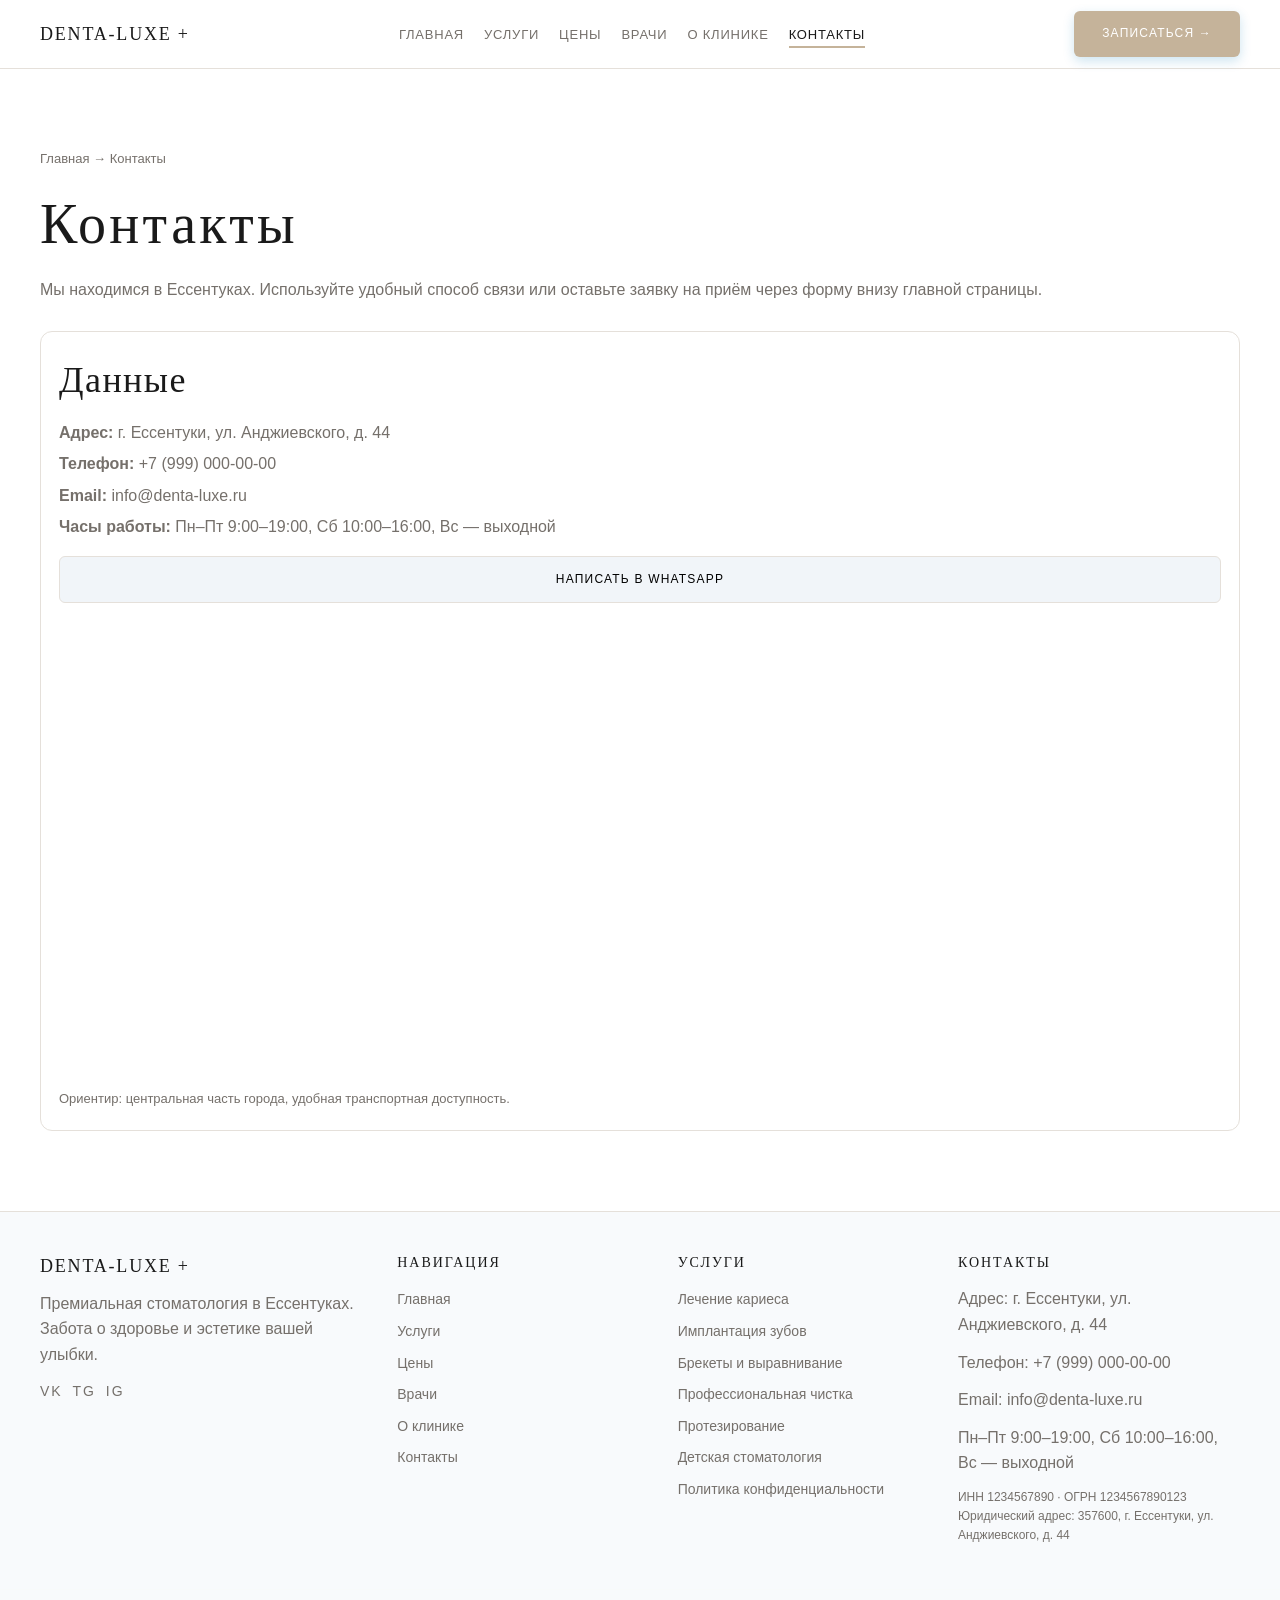
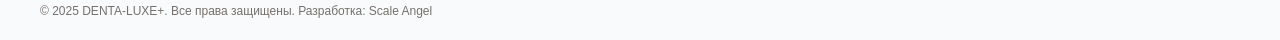
<file: contacts.html>
<!DOCTYPE html>
<html lang="ru">
  <head>
    <meta charset="UTF-8">
    <meta name="viewport" content="width=device-width, initial-scale=1.0">
    <meta name="description" content="Контакты DENTA-LUXE+ в Ессентуках: адрес, телефон, WhatsApp, email и часы работы. Карта и схема проезда клиники.">
    <title>Контакты — DENTA-LUXE+ | Стоматология Ессентуки</title>
    <link rel="preconnect" href="https://fonts.googleapis.com">
    <link rel="preconnect" href="https://fonts.gstatic.com" crossorigin>
    <link href="https://fonts.googleapis.com/css2?family=Cormorant+Garamond:wght@400;500;600&display=swap" rel="stylesheet">
    <link rel="stylesheet" href="css/style.css">
  </head>
  <body>
    <header class="site-header">
      <div class="container nav-container">
        <a href="index.html" class="logo">DENTA-LUXE +</a>
        <nav class="navbar" aria-label="Главная навигация">
          <button class="burger" type="button" aria-label="Открыть меню" aria-expanded="false">
            <span></span>
            <span></span>
            <span></span>
          </button>
          <ul class="nav-list">
            <li><a href="index.html" class="nav-link">Главная</a></li>
            <li><a href="services.html" class="nav-link">Услуги</a></li>
            <li><a href="prices.html" class="nav-link">Цены</a></li>
            <li><a href="doctors.html" class="nav-link">Врачи</a></li>
            <li><a href="about.html" class="nav-link">О клинике</a></li>
            <li><a href="contacts.html" class="nav-link nav-link--active">Контакты</a></li>
          </ul>
        </nav>
        <a href="index.html#appointment" class="btn btn-primary nav-cta">Записаться →</a>
      </div>
    </header>

    <main>
      <section class="section">
        <div class="container">
          <div class="breadcrumbs animate-on-scroll">Главная → Контакты</div>

          <div class="section-header animate-on-scroll">
            <h1>Контакты</h1>
            <p>
              Мы находимся в Ессентуках. Используйте удобный способ связи или оставьте заявку на приём через форму внизу главной страницы.
            </p>
          </div>

          <div class="contacts-layout">
            <div class="contacts-box animate-on-scroll">
              <h2 style="margin-bottom:10px;">Данные</h2>
              <p><strong>Адрес:</strong> г. Ессентуки, ул. Анджиевского, д. 44</p>
              <p><strong>Телефон:</strong> +7 (999) 000-00-00</p>
              <p><strong>Email:</strong> info@denta-luxe.ru</p>
              <p><strong>Часы работы:</strong> Пн–Пт 9:00–19:00, Сб 10:00–16:00, Вс — выходной</p>
              <a 
                href="https://wa.me/79990000000" 
                target="_blank" 
                rel="noopener" 
                class="btn btn-secondary whatsapp-btn">
                Написать в WhatsApp
              </a>
              <div class="map-placeholder" style="padding:0; border: none;">
                <iframe src="https://yandex.ru/map-widget/v1/?um=constructor%3A75ca6475031064d87d0a563d088d02e17cbaba6c8a2e502a64f729df48ce86d3&amp;source=constructor"></iframe>
              </div>
              <div style="margin-top:10px; font-size:13px; color:var(--color-text-muted);">
                Ориентир: центральная часть города, удобная транспортная доступность.
              </div>
            
            </div>

            
          </div>
        </div>
      </section>
    </main>

    <footer class="site-footer">
      <div class="container footer-grid">
        <div class="footer-col">
          <div class="footer-logo">DENTA-LUXE +</div>
          <p>Премиальная стоматология в Ессентуках. Забота о здоровье и эстетике вашей улыбки.</p>
          <div class="footer-socials">
            <a href="#" aria-label="Мы в VK">VK</a>
            <a href="#" aria-label="Мы в Telegram">TG</a>
            <a href="#" aria-label="Мы в Instagram">IG</a>
          </div>
        </div>

        <div class="footer-col">
          <h3 class="footer-title">Навигация</h3>
          <ul>
            <li><a href="index.html">Главная</a></li>
            <li><a href="services.html">Услуги</a></li>
            <li><a href="prices.html">Цены</a></li>
            <li><a href="doctors.html">Врачи</a></li>
            <li><a href="about.html">О клинике</a></li>
            <li><a href="contacts.html">Контакты</a></li>
          </ul>
        </div>

        <div class="footer-col">
          <h3 class="footer-title">Услуги</h3>
          <ul>
            <li><a href="services.html">Лечение кариеса</a></li>
            <li><a href="services.html">Имплантация зубов</a></li>
            <li><a href="services.html">Брекеты и выравнивание</a></li>
            <li><a href="services.html">Профессиональная чистка</a></li>
            <li><a href="services.html">Протезирование</a></li>
            <li><a href="services.html">Детская стоматология</a></li>
            <li><a href="privacy.html">Политика конфиденциальности</a></li>
          </ul>
        </div>

        <div class="footer-col">
          <h3 class="footer-title">Контакты</h3>
          <p>Адрес: г. Ессентуки, ул. Анджиевского, д. 44</p>
          <p>Телефон: +7 (999) 000-00-00</p>
          <p>Email: info@denta-luxe.ru</p>
          <p>Пн–Пт 9:00–19:00, Сб 10:00–16:00, Вс — выходной</p>
          <p class="footer-legal">
            ИНН 1234567890 · ОГРН 1234567890123<br>
            Юридический адрес: 357600, г. Ессентуки, ул. Анджиевского, д. 44
          </p>
        </div>
      </div>

      <div class="footer-bottom">
        <div class="container footer-bottom-inner">
          <span>© 2025 DENTA-LUXE+. Все права защищены. Разработка: Scale Angel</span>
        </div>
      </div>
    </footer>

    <script src="js/main.js"></script>
  </body>
</html>
</file>
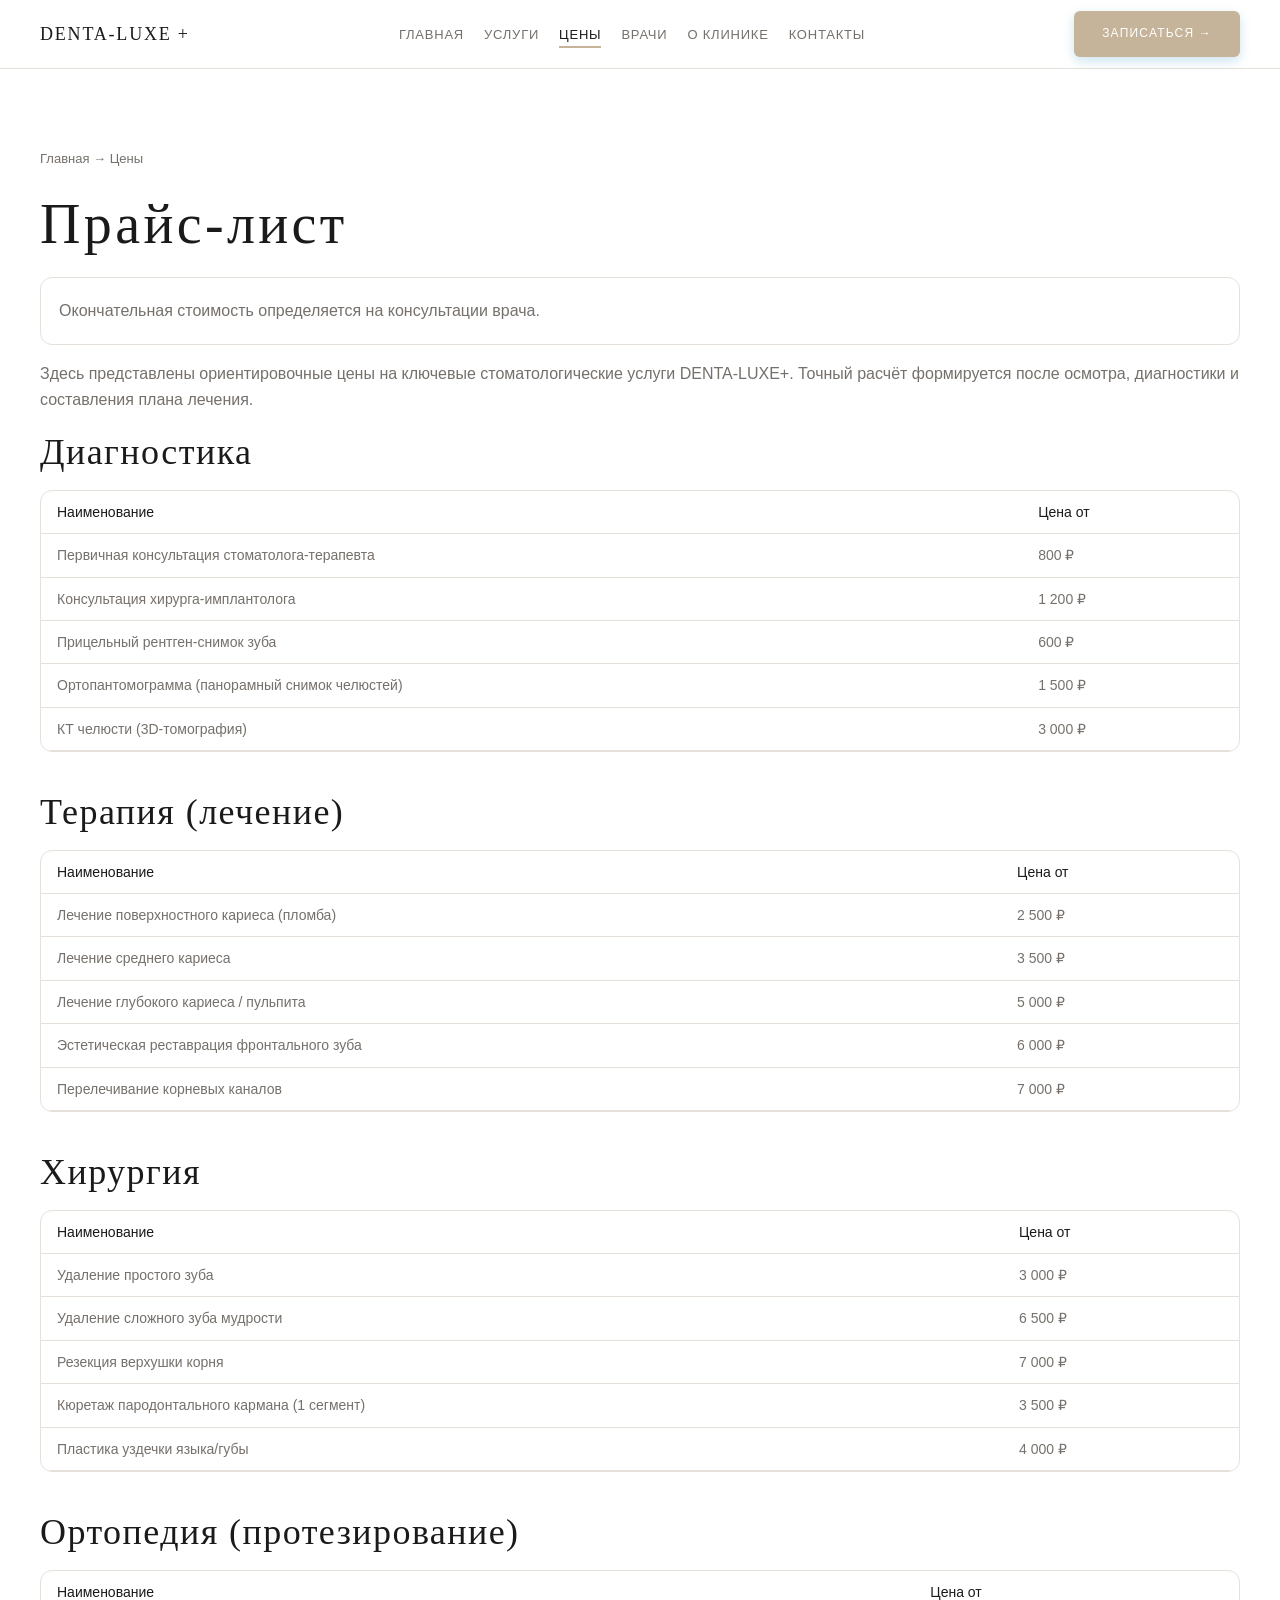
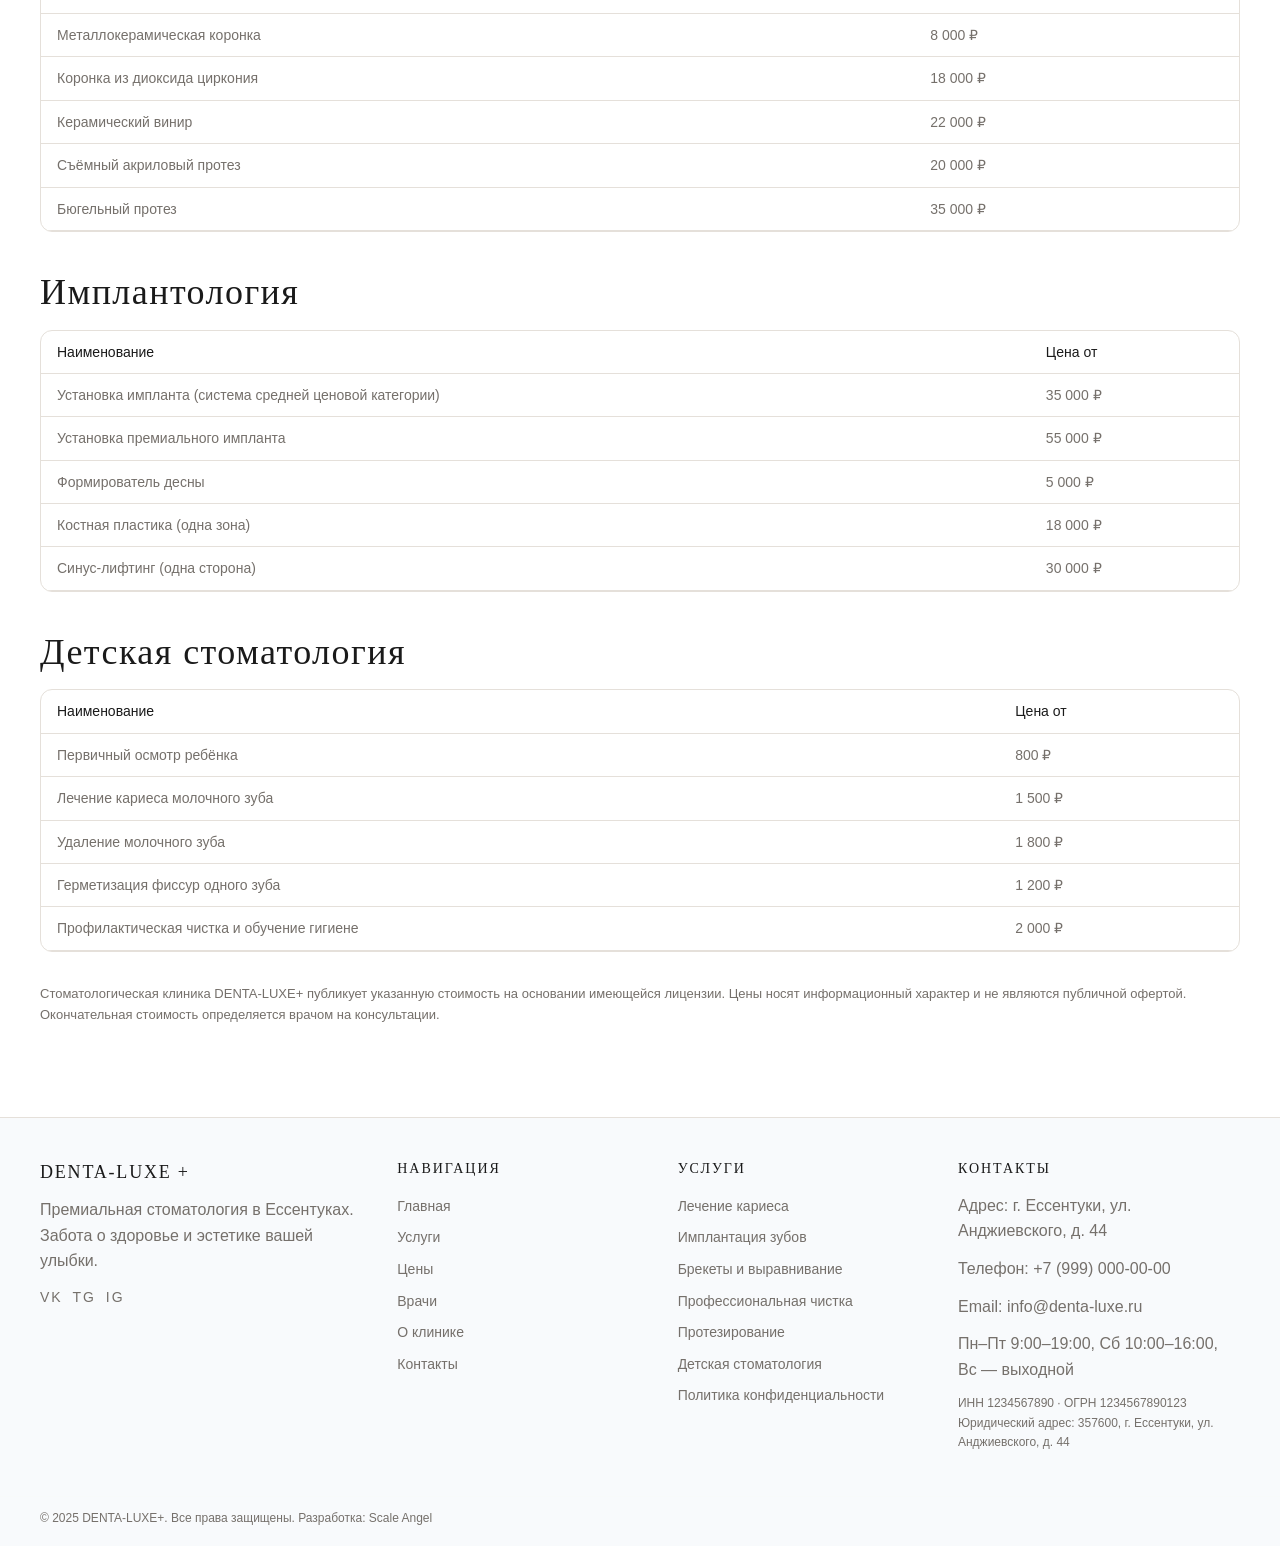
<file: prices.html>
<!DOCTYPE html>
<html lang="ru">
  <head>
    <meta charset="UTF-8">
    <meta name="viewport" content="width=device-width, initial-scale=1.0">
    <meta name="description" content="Прайс-лист DENTA-LUXE+ в Ессентуках: диагностика, терапия, хирургия, ортопедия, имплантология и детская стоматология. Цены от и дисклеймер.">
    <title>Цены — DENTA-LUXE+ | Стоматология Ессентуки</title>
    <link rel="preconnect" href="https://fonts.googleapis.com">
    <link rel="preconnect" href="https://fonts.gstatic.com" crossorigin>
    <link href="https://fonts.googleapis.com/css2?family=Cormorant+Garamond:wght@400;500;600&display=swap" rel="stylesheet">
    <link rel="stylesheet" href="css/style.css">
  </head>
  <body>
    <header class="site-header">
      <div class="container nav-container">
        <a href="index.html" class="logo">DENTA-LUXE +</a>
        <nav class="navbar" aria-label="Главная навигация">
          <button class="burger" type="button" aria-label="Открыть меню" aria-expanded="false">
            <span></span>
            <span></span>
            <span></span>
          </button>
          <ul class="nav-list">
            <li><a href="index.html" class="nav-link">Главная</a></li>
            <li><a href="services.html" class="nav-link">Услуги</a></li>
            <li><a href="prices.html" class="nav-link nav-link--active">Цены</a></li>
            <li><a href="doctors.html" class="nav-link">Врачи</a></li>
            <li><a href="about.html" class="nav-link">О клинике</a></li>
            <li><a href="contacts.html" class="nav-link">Контакты</a></li>
          </ul>
        </nav>
        <a href="index.html#appointment" class="btn btn-primary nav-cta">Записаться →</a>
      </div>
    </header>

    <main>
      <section class="section">
        <div class="container">
          <div class="breadcrumbs animate-on-scroll">Главная → Цены</div>

          <div class="animate-on-scroll">
            <h1>Прайс-лист</h1>
            <div class="about-block" style="margin-bottom:16px;">
              Окончательная стоимость определяется на консультации врача.
            </div>
            <p>
              Здесь представлены ориентировочные цены на ключевые стоматологические услуги DENTA-LUXE+.
              Точный расчёт формируется после осмотра, диагностики и составления плана лечения.
            </p>
          </div>

          <!-- Diagnosis -->
          <section class="price-section animate-on-scroll">
            <h2 class="section-title">Диагностика</h2>
            <div class="price-table-wrap">
              <table class="price-table">
                <thead>
                  <tr>
                    <th>Наименование</th>
                    <th>Цена от</th>
                  </tr>
                </thead>
                <tbody>
                  <tr><td>Первичная консультация стоматолога-терапевта</td><td>800 ₽</td></tr>
                  <tr><td>Консультация хирурга-имплантолога</td><td>1 200 ₽</td></tr>
                  <tr><td>Прицельный рентген-снимок зуба</td><td>600 ₽</td></tr>
                  <tr><td>Ортопантомограмма (панорамный снимок челюстей)</td><td>1 500 ₽</td></tr>
                  <tr><td>КТ челюсти (3D-томография)</td><td>3 000 ₽</td></tr>
                </tbody>
              </table>
            </div>
          </section>

          <!-- Therapy -->
          <section class="price-section animate-on-scroll">
            <h2 class="section-title">Терапия (лечение)</h2>
            <div class="price-table-wrap">
              <table class="price-table">
                <thead>
                  <tr>
                    <th>Наименование</th>
                    <th>Цена от</th>
                  </tr>
                </thead>
                <tbody>
                  <tr><td>Лечение поверхностного кариеса (пломба)</td><td>2 500 ₽</td></tr>
                  <tr><td>Лечение среднего кариеса</td><td>3 500 ₽</td></tr>
                  <tr><td>Лечение глубокого кариеса / пульпита</td><td>5 000 ₽</td></tr>
                  <tr><td>Эстетическая реставрация фронтального зуба</td><td>6 000 ₽</td></tr>
                  <tr><td>Перелечивание корневых каналов</td><td>7 000 ₽</td></tr>
                </tbody>
              </table>
            </div>
          </section>

          <!-- Surgery -->
          <section class="price-section animate-on-scroll">
            <h2 class="section-title">Хирургия</h2>
            <div class="price-table-wrap">
              <table class="price-table">
                <thead>
                  <tr>
                    <th>Наименование</th>
                    <th>Цена от</th>
                  </tr>
                </thead>
                <tbody>
                  <tr><td>Удаление простого зуба</td><td>3 000 ₽</td></tr>
                  <tr><td>Удаление сложного зуба мудрости</td><td>6 500 ₽</td></tr>
                  <tr><td>Резекция верхушки корня</td><td>7 000 ₽</td></tr>
                  <tr><td>Кюретаж пародонтального кармана (1 сегмент)</td><td>3 500 ₽</td></tr>
                  <tr><td>Пластика уздечки языка/губы</td><td>4 000 ₽</td></tr>
                </tbody>
              </table>
            </div>
          </section>

          <!-- Orthopedics -->
          <section class="price-section animate-on-scroll">
            <h2 class="section-title">Ортопедия (протезирование)</h2>
            <div class="price-table-wrap">
              <table class="price-table">
                <thead>
                  <tr>
                    <th>Наименование</th>
                    <th>Цена от</th>
                  </tr>
                </thead>
                <tbody>
                  <tr><td>Металлокерамическая коронка</td><td>8 000 ₽</td></tr>
                  <tr><td>Коронка из диоксида циркония</td><td>18 000 ₽</td></tr>
                  <tr><td>Керамический винир</td><td>22 000 ₽</td></tr>
                  <tr><td>Съёмный акриловый протез</td><td>20 000 ₽</td></tr>
                  <tr><td>Бюгельный протез</td><td>35 000 ₽</td></tr>
                </tbody>
              </table>
            </div>
          </section>

          <!-- Implantology -->
          <section class="price-section animate-on-scroll">
            <h2 class="section-title">Имплантология</h2>
            <div class="price-table-wrap">
              <table class="price-table">
                <thead>
                  <tr>
                    <th>Наименование</th>
                    <th>Цена от</th>
                  </tr>
                </thead>
                <tbody>
                  <tr><td>Установка импланта (система средней ценовой категории)</td><td>35 000 ₽</td></tr>
                  <tr><td>Установка премиального импланта</td><td>55 000 ₽</td></tr>
                  <tr><td>Формирователь десны</td><td>5 000 ₽</td></tr>
                  <tr><td>Костная пластика (одна зона)</td><td>18 000 ₽</td></tr>
                  <tr><td>Синус-лифтинг (одна сторона)</td><td>30 000 ₽</td></tr>
                </tbody>
              </table>
            </div>
          </section>

          <!-- Pediatric -->
          <section class="price-section animate-on-scroll">
            <h2 class="section-title">Детская стоматология</h2>
            <div class="price-table-wrap">
              <table class="price-table">
                <thead>
                  <tr>
                    <th>Наименование</th>
                    <th>Цена от</th>
                  </tr>
                </thead>
                <tbody>
                  <tr><td>Первичный осмотр ребёнка</td><td>800 ₽</td></tr>
                  <tr><td>Лечение кариеса молочного зуба</td><td>1 500 ₽</td></tr>
                  <tr><td>Удаление молочного зуба</td><td>1 800 ₽</td></tr>
                  <tr><td>Герметизация фиссур одного зуба</td><td>1 200 ₽</td></tr>
                  <tr><td>Профилактическая чистка и обучение гигиене</td><td>2 000 ₽</td></tr>
                </tbody>
              </table>
            </div>
          </section>

          <p class="price-note animate-on-scroll">
            Стоматологическая клиника DENTA-LUXE+ публикует указанную стоимость на основании имеющейся лицензии.
            Цены носят информационный характер и не являются публичной офертой. Окончательная стоимость определяется врачом на консультации.
          </p>
        </div>
      </section>
    </main>

    <!-- Footer -->
    <footer class="site-footer">
      <div class="container footer-grid">
        <div class="footer-col">
          <div class="footer-logo">DENTA-LUXE +</div>
          <p>Премиальная стоматология в Ессентуках. Забота о здоровье и эстетике вашей улыбки.</p>
          <div class="footer-socials">
            <a href="#" aria-label="Мы в VK">VK</a>
            <a href="#" aria-label="Мы в Telegram">TG</a>
            <a href="#" aria-label="Мы в Instagram">IG</a>
          </div>
        </div>

        <div class="footer-col">
          <h3 class="footer-title">Навигация</h3>
          <ul>
            <li><a href="index.html">Главная</a></li>
            <li><a href="services.html">Услуги</a></li>
            <li><a href="prices.html">Цены</a></li>
            <li><a href="doctors.html">Врачи</a></li>
            <li><a href="about.html">О клинике</a></li>
            <li><a href="contacts.html">Контакты</a></li>
          </ul>
        </div>

        <div class="footer-col">
          <h3 class="footer-title">Услуги</h3>
          <ul>
            <li><a href="services.html">Лечение кариеса</a></li>
            <li><a href="services.html">Имплантация зубов</a></li>
            <li><a href="services.html">Брекеты и выравнивание</a></li>
            <li><a href="services.html">Профессиональная чистка</a></li>
            <li><a href="services.html">Протезирование</a></li>
            <li><a href="services.html">Детская стоматология</a></li>
            <li><a href="privacy.html">Политика конфиденциальности</a></li>
          </ul>
        </div>

        <div class="footer-col">
          <h3 class="footer-title">Контакты</h3>
          <p>Адрес: г. Ессентуки, ул. Анджиевского, д. 44</p>
          <p>Телефон: +7 (999) 000-00-00</p>
          <p>Email: info@denta-luxe.ru</p>
          <p>Пн–Пт 9:00–19:00, Сб 10:00–16:00, Вс — выходной</p>
          <p class="footer-legal">
            ИНН 1234567890 · ОГРН 1234567890123<br>
            Юридический адрес: 357600, г. Ессентуки, ул. Анджиевского, д. 44
          </p>
        </div>
      </div>

      <div class="footer-bottom">
        <div class="container footer-bottom-inner">
          <span>© 2025 DENTA-LUXE+. Все права защищены. Разработка: Scale Angel</span>
        </div>
      </div>
    </footer>

    <script src="js/main.js"></script>
  </body>
</html>
</file>
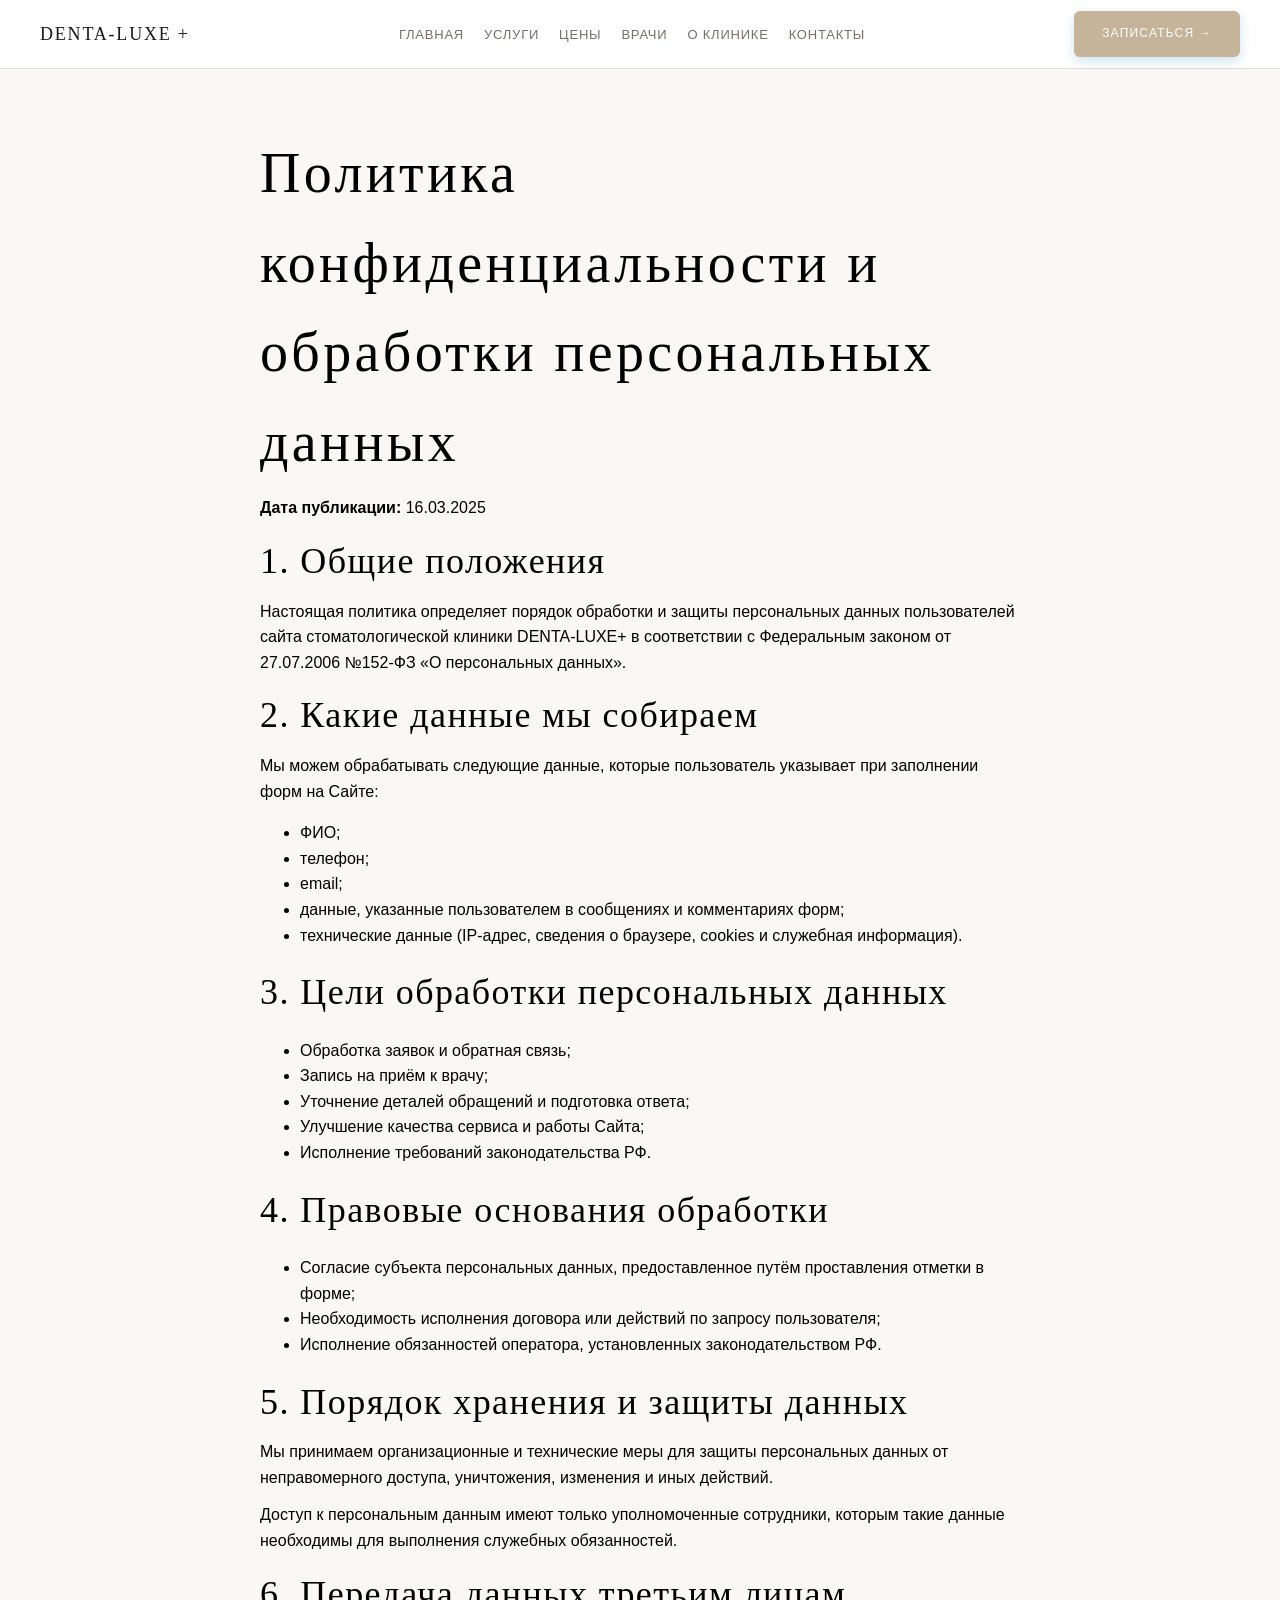
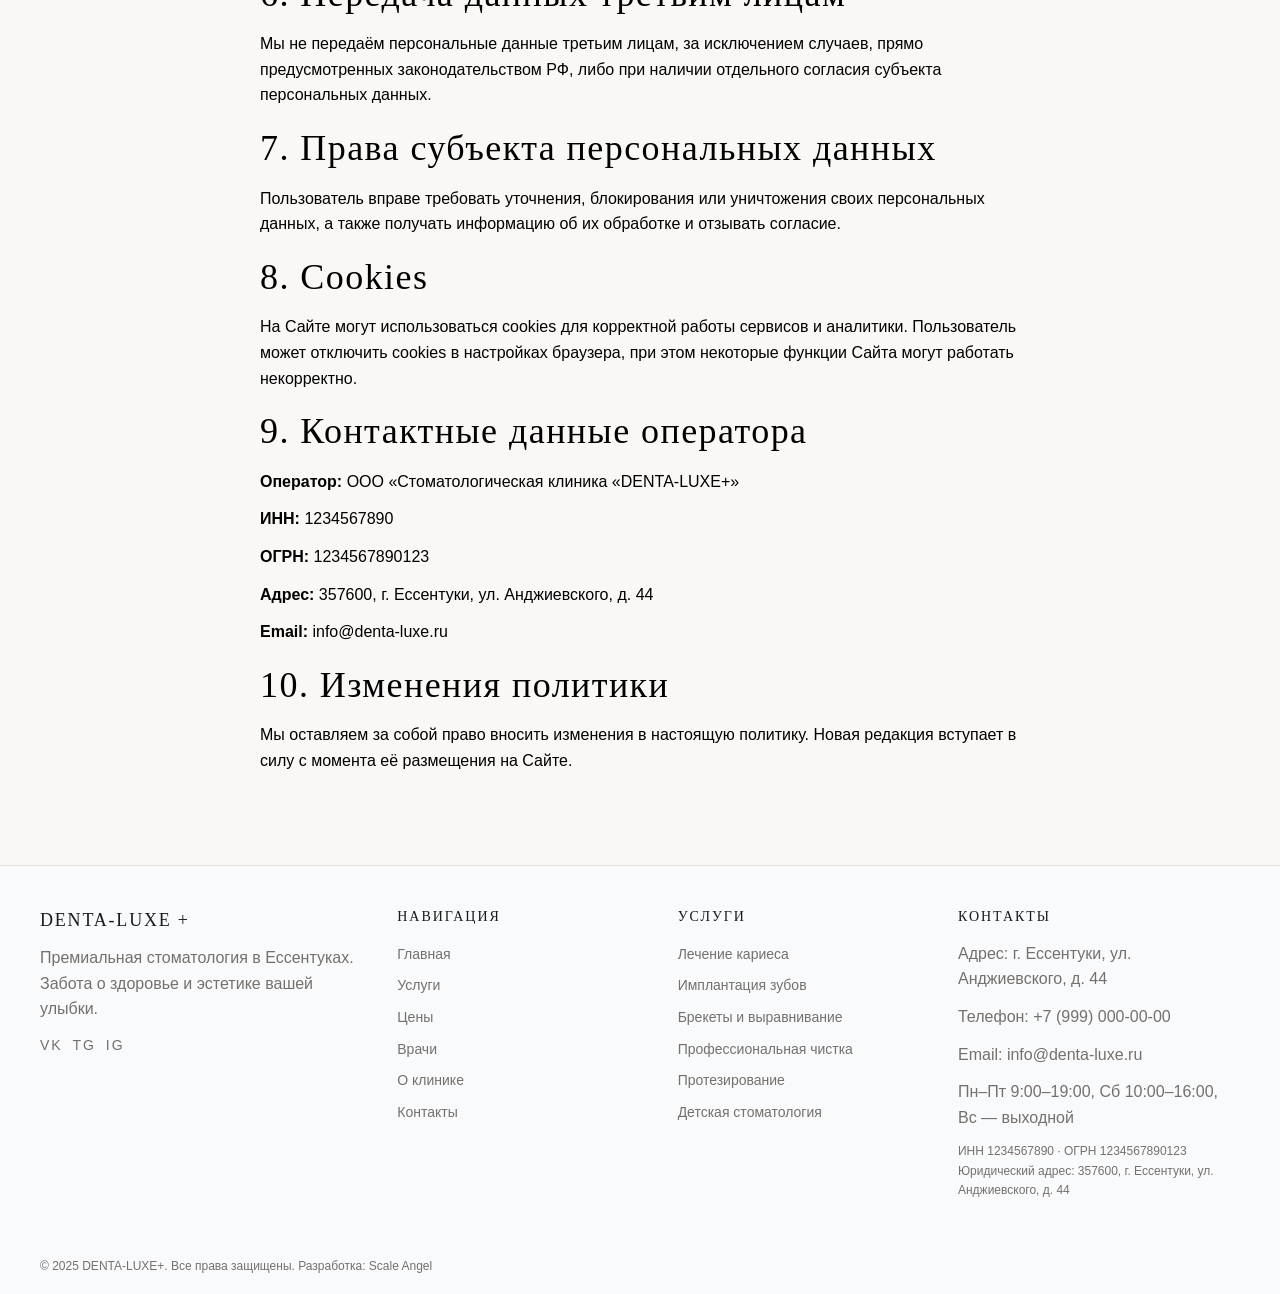
<file: privacy.html>
<!DOCTYPE html>
<html lang="ru">
  <head>
    <meta charset="UTF-8">
    <meta name="viewport" content="width=device-width, initial-scale=1.0">
    <meta name="description" content="Политика конфиденциальности DENTA-LUXE+ (152-ФЗ): какие данные собираются, цели обработки, правовые основания, хранение, права субъекта и cookies.">
    <title>Политика конфиденциальности — DENTA-LUXE+ | Стоматология Ессентуки</title>
    <link rel="preconnect" href="https://fonts.googleapis.com">
    <link rel="preconnect" href="https://fonts.gstatic.com" crossorigin>
    <link href="https://fonts.googleapis.com/css2?family=Cormorant+Garamond:wght@400;500;600&display=swap" rel="stylesheet">
    <link rel="stylesheet" href="css/style.css">
  </head>
  <body class="policy-page">
    <header class="site-header">
      <div class="container nav-container">
        <a href="index.html" class="logo">DENTA-LUXE +</a>
        <nav class="navbar" aria-label="Главная навигация">
          <button class="burger" type="button" aria-label="Открыть меню" aria-expanded="false">
            <span></span>
            <span></span>
            <span></span>
          </button>
          <ul class="nav-list">
            <li><a href="index.html" class="nav-link">Главная</a></li>
            <li><a href="services.html" class="nav-link">Услуги</a></li>
            <li><a href="prices.html" class="nav-link">Цены</a></li>
            <li><a href="doctors.html" class="nav-link">Врачи</a></li>
            <li><a href="about.html" class="nav-link">О клинике</a></li>
            <li><a href="contacts.html" class="nav-link">Контакты</a></li>
          </ul>
        </nav>
        <a href="index.html#appointment" class="btn btn-primary nav-cta">Записаться →</a>
      </div>
    </header>

    <main>
      <div class="policy-container">
        <h1>Политика конфиденциальности и обработки персональных данных</h1>
        <p><strong>Дата публикации:</strong> 16.03.2025</p>

        <h2>1. Общие положения</h2>
        <p>
          Настоящая политика определяет порядок обработки и защиты персональных данных пользователей сайта
          стоматологической клиники DENTA-LUXE+ в соответствии с Федеральным законом от 27.07.2006 №152-ФЗ
          «О персональных данных».
        </p>

        <h2>2. Какие данные мы собираем</h2>
        <p>
          Мы можем обрабатывать следующие данные, которые пользователь указывает при заполнении форм на Сайте:
        </p>
        <ul>
          <li>ФИО;</li>
          <li>телефон;</li>
          <li>email;</li>
          <li>данные, указанные пользователем в сообщениях и комментариях форм;</li>
          <li>технические данные (IP-адрес, сведения о браузере, cookies и служебная информация).</li>
        </ul>

        <h2>3. Цели обработки персональных данных</h2>
        <ul>
          <li>Обработка заявок и обратная связь;</li>
          <li>Запись на приём к врачу;</li>
          <li>Уточнение деталей обращений и подготовка ответа;</li>
          <li>Улучшение качества сервиса и работы Сайта;</li>
          <li>Исполнение требований законодательства РФ.</li>
        </ul>

        <h2>4. Правовые основания обработки</h2>
        <ul>
          <li>Согласие субъекта персональных данных, предоставленное путём проставления отметки в форме;</li>
          <li>Необходимость исполнения договора или действий по запросу пользователя;</li>
          <li>Исполнение обязанностей оператора, установленных законодательством РФ.</li>
        </ul>

        <h2>5. Порядок хранения и защиты данных</h2>
        <p>
          Мы принимаем организационные и технические меры для защиты персональных данных от неправомерного доступа,
          уничтожения, изменения и иных действий.
        </p>
        <p>
          Доступ к персональным данным имеют только уполномоченные сотрудники, которым такие данные необходимы для выполнения
          служебных обязанностей.
        </p>

        <h2>6. Передача данных третьим лицам</h2>
        <p>
          Мы не передаём персональные данные третьим лицам, за исключением случаев, прямо предусмотренных законодательством РФ,
          либо при наличии отдельного согласия субъекта персональных данных.
        </p>

        <h2>7. Права субъекта персональных данных</h2>
        <p>
          Пользователь вправе требовать уточнения, блокирования или уничтожения своих персональных данных, а также получать информацию
          об их обработке и отзывать согласие.
        </p>

        <h2>8. Cookies</h2>
        <p>
          На Сайте могут использоваться cookies для корректной работы сервисов и аналитики. Пользователь может отключить cookies в настройках
          браузера, при этом некоторые функции Сайта могут работать некорректно.
        </p>

        <h2>9. Контактные данные оператора</h2>
        <p><strong>Оператор:</strong> ООО «Стоматологическая клиника «DENTA-LUXE+»</p>
        <p><strong>ИНН:</strong> 1234567890</p>
        <p><strong>ОГРН:</strong> 1234567890123</p>
        <p><strong>Адрес:</strong> 357600, г. Ессентуки, ул. Анджиевского, д. 44</p>
        <p><strong>Email:</strong> info@denta-luxe.ru</p>

        <h2>10. Изменения политики</h2>
        <p>
          Мы оставляем за собой право вносить изменения в настоящую политику. Новая редакция вступает в силу с момента её размещения
          на Сайте.
        </p>
      </div>
    </main>

    <footer class="site-footer">
      <div class="container footer-grid">
        <div class="footer-col">
          <div class="footer-logo">DENTA-LUXE +</div>
          <p>Премиальная стоматология в Ессентуках. Забота о здоровье и эстетике вашей улыбки.</p>
          <div class="footer-socials">
            <a href="#" aria-label="Мы в VK">VK</a>
            <a href="#" aria-label="Мы в Telegram">TG</a>
            <a href="#" aria-label="Мы в Instagram">IG</a>
          </div>
        </div>

        <div class="footer-col">
          <h3 class="footer-title">Навигация</h3>
          <ul>
            <li><a href="index.html">Главная</a></li>
            <li><a href="services.html">Услуги</a></li>
            <li><a href="prices.html">Цены</a></li>
            <li><a href="doctors.html">Врачи</a></li>
            <li><a href="about.html">О клинике</a></li>
            <li><a href="contacts.html">Контакты</a></li>
          </ul>
        </div>

        <div class="footer-col">
          <h3 class="footer-title">Услуги</h3>
          <ul>
            <li><a href="services.html">Лечение кариеса</a></li>
            <li><a href="services.html">Имплантация зубов</a></li>
            <li><a href="services.html">Брекеты и выравнивание</a></li>
            <li><a href="services.html">Профессиональная чистка</a></li>
            <li><a href="services.html">Протезирование</a></li>
            <li><a href="services.html">Детская стоматология</a></li>
          </ul>
        </div>

        <div class="footer-col">
          <h3 class="footer-title">Контакты</h3>
          <p>Адрес: г. Ессентуки, ул. Анджиевского, д. 44</p>
          <p>Телефон: +7 (999) 000-00-00</p>
          <p>Email: info@denta-luxe.ru</p>
          <p>Пн–Пт 9:00–19:00, Сб 10:00–16:00, Вс — выходной</p>
          <p class="footer-legal">
            ИНН 1234567890 · ОГРН 1234567890123<br>
            Юридический адрес: 357600, г. Ессентуки, ул. Анджиевского, д. 44
          </p>
        </div>
      </div>

      <div class="footer-bottom">
        <div class="container footer-bottom-inner">
          <span>© 2025 DENTA-LUXE+. Все права защищены. Разработка: Scale Angel</span>
        </div>
      </div>
    </footer>

    <script src="js/main.js"></script>
  </body>
</html>
</file>
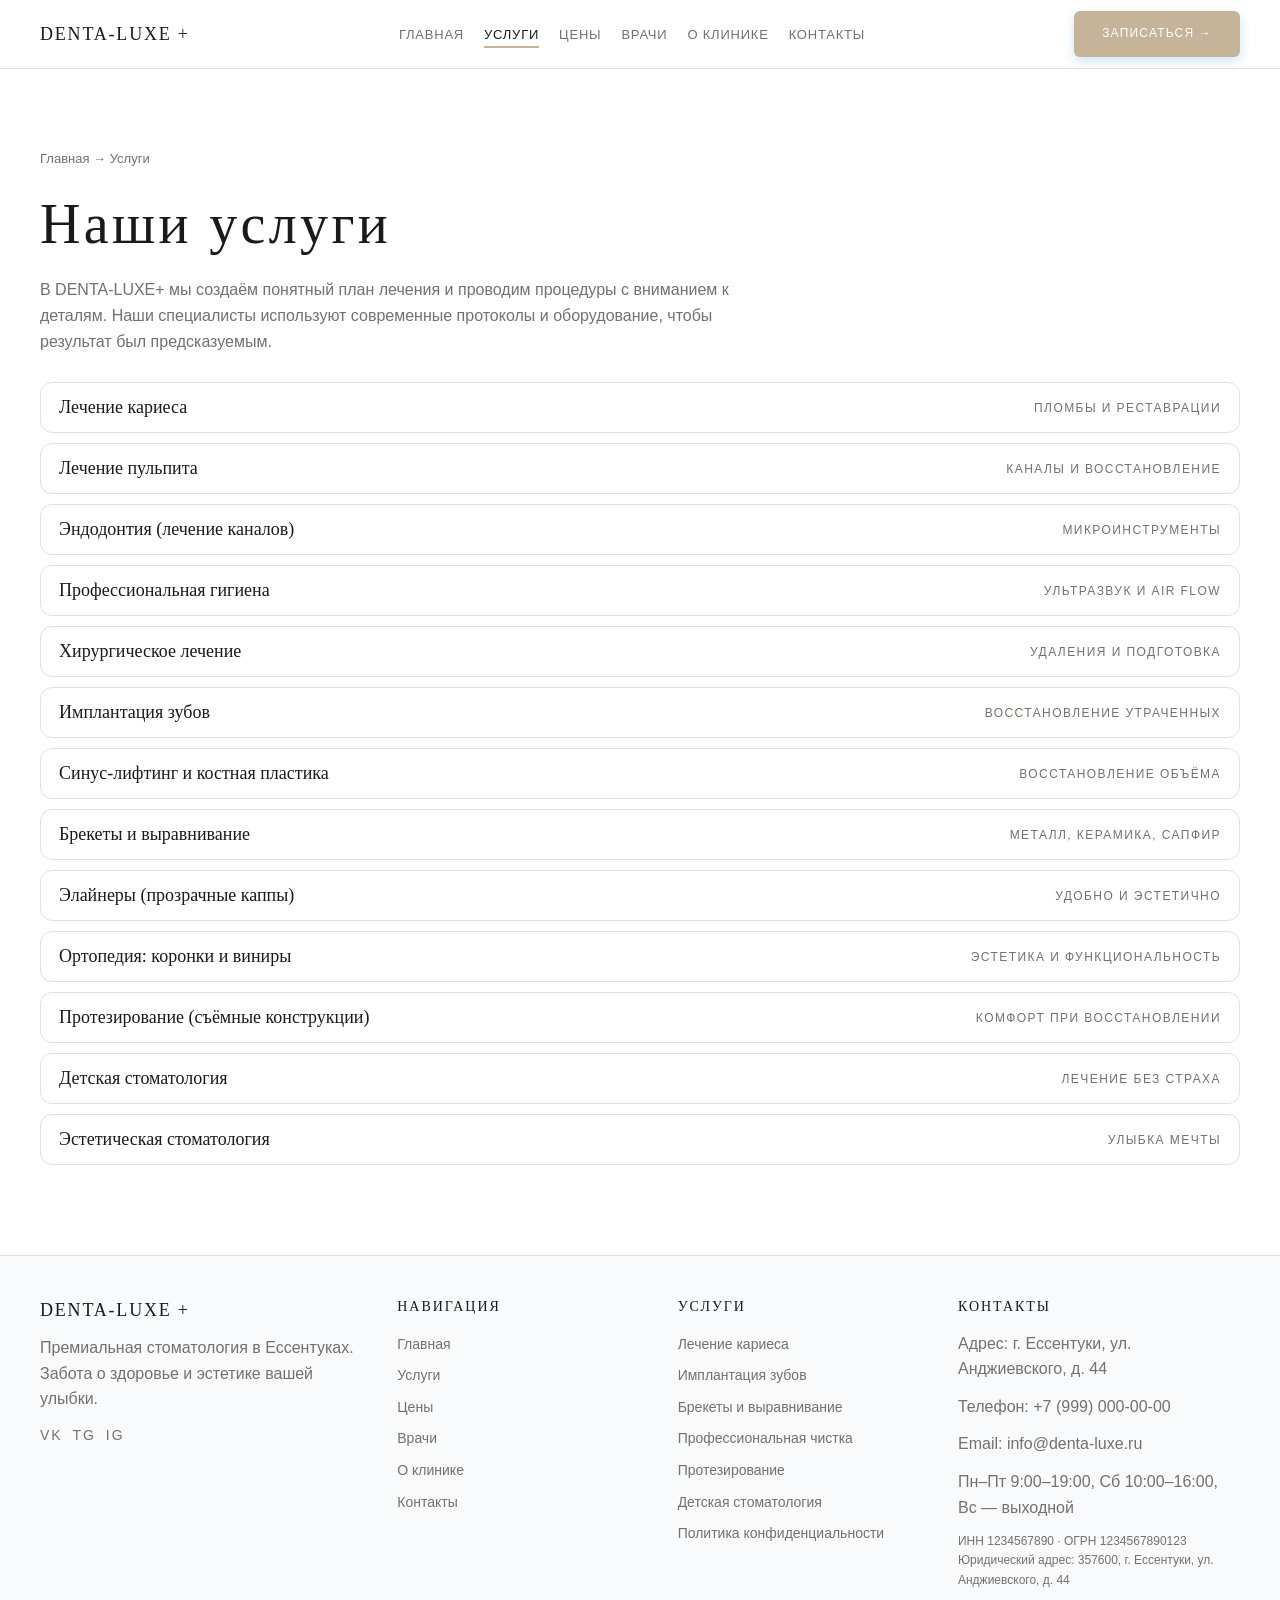
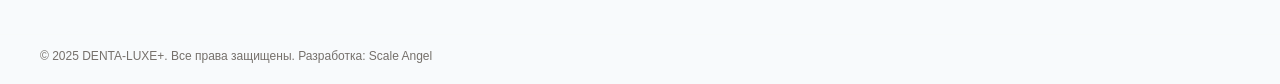
<file: services.html>
<!DOCTYPE html>
<html lang="ru">
  <head>
    <meta charset="UTF-8">
    <meta name="viewport" content="width=device-width, initial-scale=1.0">
    <meta name="description" content="Услуги стоматологии DENTA-LUXE+ в Ессентуках: лечение кариеса, чистка Air Flow, имплантация, брекеты, протезирование и детская стоматология.">
    <title>Услуги — DENTA-LUXE+ | Стоматология Ессентуки</title>
    <link rel="preconnect" href="https://fonts.googleapis.com">
    <link rel="preconnect" href="https://fonts.gstatic.com" crossorigin>
    <link href="https://fonts.googleapis.com/css2?family=Cormorant+Garamond:wght@400;500;600&display=swap" rel="stylesheet">
    <link rel="stylesheet" href="css/style.css">
  </head>
  <body>
    <!-- Navigation (common) -->
    <header class="site-header">
      <div class="container nav-container">
        <a href="index.html" class="logo">DENTA-LUXE +</a>
        <nav class="navbar" aria-label="Главная навигация">
          <button class="burger" type="button" aria-label="Открыть меню" aria-expanded="false">
            <span></span>
            <span></span>
            <span></span>
          </button>
          <ul class="nav-list">
            <li><a href="index.html" class="nav-link">Главная</a></li>
            <li><a href="services.html" class="nav-link nav-link--active">Услуги</a></li>
            <li><a href="prices.html" class="nav-link">Цены</a></li>
            <li><a href="doctors.html" class="nav-link">Врачи</a></li>
            <li><a href="about.html" class="nav-link">О клинике</a></li>
            <li><a href="contacts.html" class="nav-link">Контакты</a></li>
          </ul>
        </nav>
        <a href="index.html#appointment" class="btn btn-primary nav-cta">Записаться →</a>
      </div>
    </header>

    <main>
      <section class="section">
        <div class="container">
          <div class="breadcrumbs animate-on-scroll">Главная → Услуги</div>

          <div class="services-hero animate-on-scroll">
            <h1>Наши услуги</h1>
            <p>
              В DENTA-LUXE+ мы создаём понятный план лечения и проводим процедуры с вниманием к деталям.
              Наши специалисты используют современные протоколы и оборудование, чтобы результат был предсказуемым.
            </p>
          </div>

          <div class="accordion" data-accordion>
            <!-- 1 -->
            <div class="accordion-item animate-on-scroll" data-accordion-item>
              <button class="accordion-header" type="button" data-accordion-header aria-expanded="false">
                Лечение кариеса
                <span>пломбы и реставрации</span>
              </button>
              <div class="accordion-body" data-accordion-body>
                <div class="accordion-content">
                  <p>Бережное лечение с сохранением здоровых тканей и современными материалами.</p>
                  <ul class="accordion-list">
                    <li>Лечение кариеса с анестезией</li>
                    <li>Светоотверждаемые пломбы</li>
                    <li>Реставрации передних зубов</li>
                  </ul>
                  <div class="accordion-price">Примерно: от 2 500 ₽</div>
                  <div class="accordion-actions">
                    <a href="index.html#appointment" class="btn btn-secondary">Записаться на приём</a>
                  </div>
                </div>
              </div>
            </div>

            <!-- 2 -->
            <div class="accordion-item animate-on-scroll" data-accordion-item>
              <button class="accordion-header" type="button" data-accordion-header aria-expanded="false">
                Лечение пульпита
                <span>каналы и восстановление</span>
              </button>
              <div class="accordion-body" data-accordion-body>
                <div class="accordion-content">
                  <p>Работаем с воспалением корневых каналов и возвращаем зубу функциональность.</p>
                  <ul class="accordion-list">
                    <li>Диагностика и распломбирование</li>
                    <li>Обработка каналов</li>
                    <li>Пломбирование и укрепление</li>
                  </ul>
                  <div class="accordion-price">Примерно: от 5 000 ₽</div>
                  <div class="accordion-actions">
                    <a href="index.html#appointment" class="btn btn-secondary">Записаться к терапевту</a>
                  </div>
                </div>
              </div>
            </div>

            <!-- 3 -->
            <div class="accordion-item animate-on-scroll" data-accordion-item>
              <button class="accordion-header" type="button" data-accordion-header aria-expanded="false">
                Эндодонтия (лечение каналов)
                <span>микроинструменты</span>
              </button>
              <div class="accordion-body" data-accordion-body>
                <div class="accordion-content">
                  <p>Аккуратная работа в каналах для надёжного результата и снижения рисков осложнений.</p>
                  <ul class="accordion-list">
                    <li>Лечение под микроскопом (по показаниям)</li>
                    <li>Работа со сложной анатомией каналов</li>
                    <li>Контроль результата</li>
                  </ul>
                  <div class="accordion-price">Примерно: от 7 000 ₽</div>
                  <div class="accordion-actions">
                    <a href="index.html#appointment" class="btn btn-secondary">Записаться на консультацию</a>
                  </div>
                </div>
              </div>
            </div>

            <!-- 4 -->
            <div class="accordion-item animate-on-scroll" data-accordion-item>
              <button class="accordion-header" type="button" data-accordion-header aria-expanded="false">
                Профессиональная гигиена
                <span>ультразвук и Air Flow</span>
              </button>
              <div class="accordion-body" data-accordion-body>
                <div class="accordion-content">
                  <p>Удаляем налёт и камень, полируем и защищаем эмаль.</p>
                  <ul class="accordion-list">
                    <li>Ультразвуковое удаление камня</li>
                    <li>Air Flow для осветления эмали</li>
                    <li>Полировка и фторирование</li>
                  </ul>
                  <div class="accordion-price">Примерно: от 3 500 ₽</div>
                  <div class="accordion-actions">
                    <a href="index.html#appointment" class="btn btn-secondary">Записаться на чистку</a>
                  </div>
                </div>
              </div>
            </div>

            <!-- 5 -->
            <div class="accordion-item animate-on-scroll" data-accordion-item>
              <button class="accordion-header" type="button" data-accordion-header aria-expanded="false">
                Хирургическое лечение
                <span>удаления и подготовка</span>
              </button>
              <div class="accordion-body" data-accordion-body>
                <div class="accordion-content">
                  <p>Проводим щадящие вмешательства и безопасную подготовку к дальнейшему лечению.</p>
                  <ul class="accordion-list">
                    <li>Удаление зубов (простое/сложное)</li>
                    <li>Лечение воспалительных процессов</li>
                    <li>Подготовка к имплантации</li>
                  </ul>
                  <div class="accordion-price">Примерно: от 3 000 ₽</div>
                  <div class="accordion-actions">
                    <a href="index.html#appointment" class="btn btn-secondary">Записаться к хирургу</a>
                  </div>
                </div>
              </div>
            </div>

            <!-- 6 -->
            <div class="accordion-item animate-on-scroll" data-accordion-item>
              <button class="accordion-header" type="button" data-accordion-header aria-expanded="false">
                Имплантация зубов
                <span>восстановление утраченных</span>
              </button>
              <div class="accordion-body" data-accordion-body>
                <div class="accordion-content">
                  <p>Подбираем решение под ваш случай и обеспечиваем комфорт на всех этапах.</p>
                  <ul class="accordion-list">
                    <li>Установка имплантов</li>
                    <li>Протезирование на имплантах</li>
                    <li>Планирование после диагностики</li>
                  </ul>
                  <div class="accordion-price">Примерно: от 35 000 ₽</div>
                  <div class="accordion-actions">
                    <a href="index.html#appointment" class="btn btn-secondary">Записаться на имплантацию</a>
                  </div>
                </div>
              </div>
            </div>

            <!-- 7 -->
            <div class="accordion-item animate-on-scroll" data-accordion-item>
              <button class="accordion-header" type="button" data-accordion-header aria-expanded="false">
                Синус-лифтинг и костная пластика
                <span>восстановление объёма</span>
              </button>
              <div class="accordion-body" data-accordion-body>
                <div class="accordion-content">
                  <p>Когда нужна подготовка, мы восстанавливаем ткани и создаём условия для имплантации.</p>
                  <ul class="accordion-list">
                    <li>Костная пластика (1 зона)</li>
                    <li>Синус-лифтинг</li>
                    <li>Контроль результата по снимкам</li>
                  </ul>
                  <div class="accordion-price">Примерно: от 18 000 ₽</div>
                  <div class="accordion-actions">
                    <a href="index.html#appointment" class="btn btn-secondary">Записаться на консультацию</a>
                  </div>
                </div>
              </div>
            </div>

            <!-- 8 -->
            <div class="accordion-item animate-on-scroll" data-accordion-item>
              <button class="accordion-header" type="button" data-accordion-header aria-expanded="false">
                Брекеты и выравнивание
                <span>металл, керамика, сапфир</span>
              </button>
              <div class="accordion-body" data-accordion-body>
                <div class="accordion-content">
                  <p>Исправляем прикус и выравниваем зубной ряд с предсказуемым планом.</p>
                  <ul class="accordion-list">
                    <li>Брекет-системы</li>
                    <li>Цифровое планирование лечения</li>
                    <li>Сопровождение и контроль</li>
                  </ul>
                  <div class="accordion-price">Примерно: от 45 000 ₽</div>
                  <div class="accordion-actions">
                    <a href="index.html#appointment" class="btn btn-secondary">Записаться к ортодонту</a>
                  </div>
                </div>
              </div>
            </div>

            <!-- 9 -->
            <div class="accordion-item animate-on-scroll" data-accordion-item>
              <button class="accordion-header" type="button" data-accordion-header aria-expanded="false">
                Элайнеры (прозрачные каппы)
                <span>удобно и эстетично</span>
              </button>
              <div class="accordion-body" data-accordion-body>
                <div class="accordion-content">
                  <p>Скрытый, комфортный способ выравнивания зубов.</p>
                  <ul class="accordion-list">
                    <li>Снятие данных и планирование</li>
                    <li>Изготовление капп</li>
                    <li>Регулярные осмотры</li>
                  </ul>
                  <div class="accordion-price">Примерно: от 55 000 ₽</div>
                  <div class="accordion-actions">
                    <a href="index.html#appointment" class="btn btn-secondary">Записаться на подбор элайнеров</a>
                  </div>
                </div>
              </div>
            </div>

            <!-- 10 -->
            <div class="accordion-item animate-on-scroll" data-accordion-item>
              <button class="accordion-header" type="button" data-accordion-header aria-expanded="false">
                Ортопедия: коронки и виниры
                <span>эстетика и функциональность</span>
              </button>
              <div class="accordion-body" data-accordion-body>
                <div class="accordion-content">
                  <p>Восстанавливаем форму и цвет зубов для естественной улыбки.</p>
                  <ul class="accordion-list">
                    <li>Коронки (металлокерамика/цирконий)</li>
                    <li>Виниры</li>
                    <li>Вкладки и накладки</li>
                  </ul>
                  <div class="accordion-price">Примерно: от 8 000 ₽</div>
                  <div class="accordion-actions">
                    <a href="index.html#appointment" class="btn btn-secondary">Записаться на подбор</a>
                  </div>
                </div>
              </div>
            </div>

            <!-- 11 -->
            <div class="accordion-item animate-on-scroll" data-accordion-item>
              <button class="accordion-header" type="button" data-accordion-header aria-expanded="false">
                Протезирование (съёмные конструкции)
                <span>комфорт при восстановлении</span>
              </button>
              <div class="accordion-body" data-accordion-body>
                <div class="accordion-content">
                  <p>Подбираем протезы с учётом анатомии и ваших пожеланий.</p>
                  <ul class="accordion-list">
                    <li>Съёмные протезы</li>
                    <li>Бюгельные протезы</li>
                    <li>Адаптация и обучение</li>
                  </ul>
                  <div class="accordion-price">Примерно: от 20 000 ₽</div>
                  <div class="accordion-actions">
                    <a href="index.html#appointment" class="btn btn-secondary">Записаться на консультацию</a>
                  </div>
                </div>
              </div>
            </div>

            <!-- 12 -->
            <div class="accordion-item animate-on-scroll" data-accordion-item>
              <button class="accordion-header" type="button" data-accordion-header aria-expanded="false">
                Детская стоматология
                <span>лечение без страха</span>
              </button>
              <div class="accordion-body" data-accordion-body>
                <div class="accordion-content">
                  <p>Объясняем, играем, лечим аккуратно — ребёнок чувствует себя спокойно.</p>
                  <ul class="accordion-list">
                    <li>Лечение кариеса молочных зубов</li>
                    <li>Герметизация фиссур</li>
                    <li>Профилактические осмотры</li>
                  </ul>
                  <div class="accordion-price">Примерно: от 1 500 ₽</div>
                  <div class="accordion-actions">
                    <a href="index.html#appointment" class="btn btn-secondary">Записаться с ребёнком</a>
                  </div>
                </div>
              </div>
            </div>

            <!-- 13 -->
            <div class="accordion-item animate-on-scroll" data-accordion-item>
              <button class="accordion-header" type="button" data-accordion-header aria-expanded="false">
                Эстетическая стоматология
                <span>улыбка мечты</span>
              </button>
              <div class="accordion-body" data-accordion-body>
                <div class="accordion-content">
                  <p>Работаем над улыбкой: естественно, гармонично, с учётом индивидуальных особенностей.</p>
                  <ul class="accordion-list">
                    <li>Отбеливание под контролем врача</li>
                    <li>Косметические реставрации</li>
                    <li>Smile-design проекты</li>
                  </ul>
                  <div class="accordion-price">Примерно: от 4 000 ₽</div>
                  <div class="accordion-actions">
                    <a href="index.html#appointment" class="btn btn-secondary">Записаться на консультацию по эстетике</a>
                  </div>
                </div>
              </div>
            </div>
          </div>
        </div>
      </section>
    </main>

    <!-- Footer -->
    <footer class="site-footer">
      <div class="container footer-grid">
        <div class="footer-col">
          <div class="footer-logo">DENTA-LUXE +</div>
          <p>Премиальная стоматология в Ессентуках. Забота о здоровье и эстетике вашей улыбки.</p>
          <div class="footer-socials">
            <a href="#" aria-label="Мы в VK">VK</a>
            <a href="#" aria-label="Мы в Telegram">TG</a>
            <a href="#" aria-label="Мы в Instagram">IG</a>
          </div>
        </div>

        <div class="footer-col">
          <h3 class="footer-title">Навигация</h3>
          <ul>
            <li><a href="index.html">Главная</a></li>
            <li><a href="services.html">Услуги</a></li>
            <li><a href="prices.html">Цены</a></li>
            <li><a href="doctors.html">Врачи</a></li>
            <li><a href="about.html">О клинике</a></li>
            <li><a href="contacts.html">Контакты</a></li>
          </ul>
        </div>

        <div class="footer-col">
          <h3 class="footer-title">Услуги</h3>
          <ul>
            <li><a href="services.html">Лечение кариеса</a></li>
            <li><a href="services.html">Имплантация зубов</a></li>
            <li><a href="services.html">Брекеты и выравнивание</a></li>
            <li><a href="services.html">Профессиональная чистка</a></li>
            <li><a href="services.html">Протезирование</a></li>
            <li><a href="services.html">Детская стоматология</a></li>
            <li><a href="privacy.html">Политика конфиденциальности</a></li>
          </ul>
        </div>

        <div class="footer-col">
          <h3 class="footer-title">Контакты</h3>
          <p>Адрес: г. Ессентуки, ул. Анджиевского, д. 44</p>
          <p>Телефон: +7 (999) 000-00-00</p>
          <p>Email: info@denta-luxe.ru</p>
          <p>Пн–Пт 9:00–19:00, Сб 10:00–16:00, Вс — выходной</p>
          <p class="footer-legal">
            ИНН 1234567890 · ОГРН 1234567890123<br>
            Юридический адрес: 357600, г. Ессентуки, ул. Анджиевского, д. 44
          </p>
        </div>
      </div>

      <div class="footer-bottom">
        <div class="container footer-bottom-inner">
          <span>© 2025 DENTA-LUXE+. Все права защищены. Разработка: Scale Angel</span>
        </div>
      </div>
    </footer>

    <script src="js/main.js"></script>
  </body>
</html>
</file>
<file: css/style.css>
/* ========================================
   DENTA-LUXE+ Design System (HTML+CSS+JS)
   ======================================== */

:root {
  --color-bg: #FFFFFF;            
  --color-bg-light: #F9F8F6;     
  --color-bg-card: #FFFFFF;       
  --color-gold: #C5B39A;          
  --color-gold-hover: #A8957C;    
  --color-text: #1A1A1A;       
  --color-text-muted: #75706B;   
  --color-text-dark: #000000;     
  --color-border: #E5E0DA;        
  --shadow: 0 4px 24px rgba(0, 0, 0, 0.06); 
  --font-heading: "Inter", Georgia, serif;
  --font-body: "Inter", -apple-system, sans-serif;
  --radius-sm: 6px;
  --radius-md: 12px;
  --radius-lg: 20px;
  --transition: 0.3s cubic-bezier(0.4, 0, 0.2, 1);
  --max-width: 1200px;
  --section-padding: 80px 20px;
  /* JS подсвечивает фон за мышкой */
  --mx: 30vw;
  --my: 20vh;
}

*,
*::before,
*::after {
  box-sizing: border-box;
}

html,
body {
  margin: 0;
  padding: 0;
}

body {
  font-family: var(--font-body);
  font-size: 16px; /* Чуть увеличим для читаемости */
  line-height: 1.6;
  color: var(--color-text-muted);
  background-color: var(--color-bg);
  background-image: none; /* Убираем странные радиальные градиенты */
  -webkit-font-smoothing: antialiased;
}

body.policy-page {
  background-color: var(--color-bg-light);
  background-image: none;
  color: var(--color-text-dark);
}

img {
  max-width: 100%;
  display: block;
}

a {
  color: inherit;
  text-decoration: none;
}

a:hover {
  text-decoration: none;
}

h1,
h2,
h3 {
  margin: 0 0 8px;
  font-family: var(--font-heading);
  font-weight: 400;
  letter-spacing: 0.04em;
  color: var(--color-text);
}

h1 {
  font-size: clamp(32px, 5vw, 56px);
  letter-spacing: 0.06em;
}

h2 {
  font-size: clamp(24px, 3vw, 36px);
}

h3 {
  font-size: 20px;
}

p {
  margin: 0 0 12px;
}

.container {
  max-width: var(--max-width);
  margin: 0 auto;
}

/* ========================================
   Sections / Layout
   ======================================== */

.section {
  padding: var(--section-padding);
}

/* Единый фон секций */
.section-alt {
  background: transparent;
}

.section-label {
  display: block;
  font-size: 11px;
  letter-spacing: 0.18em;
  text-transform: uppercase;
  color: var(--color-gold);
  margin-bottom: 10px;
}

.section-header {
  margin-bottom: 28px;
}

.section-title {
  color: var(--color-text);
}

.section-footer {
  margin-top: 20px;
}

/* ========================================
   Scroll animations
   ======================================== */
.animate-on-scroll {
  opacity: 0;
  transform: translateY(20px);
  transition: opacity 0.5s ease, transform 0.5s ease;
}

.animate-on-scroll.is-visible {
  opacity: 1;
  transform: translateY(0);
}

/* ========================================
   Header / Navigation
   ======================================== */

.site-header {
  position: sticky;
  top: 0;
  z-index: 100;
  background-color: rgb(255, 255, 255);
  backdrop-filter: blur(10px);
  border-bottom: 1px solid var(--color-border);
}

.site-header.scrolled {
  background: rgba(255, 255, 255, 0.97);
  backdrop-filter: blur(10px);
}

.nav-container {
  display: flex;
  align-items: center;
  justify-content: space-between;
  height: 68px;
}

.logo {
  font-family: Georgia, "Times New Roman", serif;
  font-size: 18px;
  letter-spacing: 0.1em;
  color: var(--color-text);
  text-transform: uppercase;
}

.navbar {
  display: flex;
  align-items: center;
  gap: 32px;
}

.nav-list {
  list-style: none;
  display: flex;
  align-items: center;
  gap: 20px;
  margin: 0;
  padding: 0;
}

.nav-link {
  font-size: 13px;
  letter-spacing: 0.06em;
  text-transform: uppercase;
  color: var(--color-text-muted);
  font-weight: 500;
  padding-bottom: 4px;
  border-bottom: 2px solid transparent;
  transition: color var(--transition), border-color var(--transition);
}

.nav-link:hover {
  color: var(--color-gold);
}

.nav-link--active {
  color: var(--color-text);
  border-bottom-color: var(--color-gold);
}

.burger {
  display: none;
  width: 32px;
  height: 32px;
  border-radius: 50%;
  border: 1px solid rgba(245, 240, 232, 0.2);
  background: transparent;
  align-items: center;
  justify-content: center;
  flex-direction: column;
  gap: 4px;
  padding: 0;
  cursor: pointer;
}

.burger span {
  width: 16px;
  height: 1.5px;
  background: var(--color-text);
  border-radius: 2px;
}

/* ========================================
   Buttons
   ======================================== */
.btn {
  display: inline-flex;
  align-items: center;
  justify-content: center;
  font-family: var(--font-body);
  font-size: 12px;
  font-weight: 500;
  letter-spacing: 0.1em;
  text-transform: uppercase;
  padding: 13px 28px;
  border-radius: var(--radius-sm);
  border: none;
  cursor: pointer;
  transition: background var(--transition), transform var(--transition), border-color var(--transition), color var(--transition);
  white-space: nowrap;
}

.btn-primary {
  background: var(--color-gold);
  color: #FFFFFF;
  box-shadow: 0 4px 12px rgba(0, 119, 182, 0.2);
}

.btn-primary:hover {
  background: var(--color-gold-hover);
  transform: translateY(-1px);
}

.btn-primary:active {
  transform: translateY(0);
}

.btn-secondary {
  background: #F1F5F9;
  color: var(--color-text-dark);
  border: 1px solid var(--color-border);
}

.btn-secondary:hover {
  border-color: var(--color-gold);
  color: var(--color-gold);
  transform: translateY(-1px);
}

.btn-ghost {
  background: none;
  border: none;
  color: var(--color-gold);
  font-size: 13px;
  letter-spacing: 0.06em;
  cursor: pointer;
  padding: 0;
  text-transform: uppercase;
  transition: letter-spacing var(--transition), color var(--transition);
}

.btn-ghost:hover {
  letter-spacing: 0.1em;
  color: var(--color-gold-hover);
}

.btn-full {
  width: 100%;
}

/* ========================================
   Hero (photo only as background)
   ======================================== */

.hero {
  position: relative;
  overflow: hidden;
  background-color: var(--color-bg);
  padding: 100px 10px; /* Увеличили отступы сверху и снизу */
}


.hero .container {
  position: relative;
  z-index: 1;
}

.hero-content {
  max-width: 640px;
}

.hero-subtitle {
  max-width: 560px;
  color: rgba(26, 26, 26, 0.95);
  /* На светлой части фона все нормально, но на границе с фото добавляем мягкую обводку */
  text-shadow: 0 2px 12px rgba(255, 255, 255, 0.65);
}

.hero-actions {
  display: flex;
  flex-wrap: wrap;
  gap: 12px;
  margin: 26px 0 20px;
}

.hero-facts {
  display: flex;
  flex-wrap: wrap;
  gap: 14px;
  font-size: 12px;
  letter-spacing: 0.12em;
  text-transform: uppercase;
  color: rgba(26, 26, 26, 0.95);
  text-shadow: 0 2px 12px rgba(255, 255, 255, 0.65);
}

.hero-fact {
  padding-right: 18px;
  border-right: 1px solid rgba(245, 240, 232, 0.2);
}

.hero-fact:last-child {
  border-right: none;
  padding-right: 0;
}

/* Right-side photo as background (no extra HTML block) */
.hero::after {
  content: "";
  position: absolute;
  top: 0;
  bottom: 0;
  /* Сдвигаем старт фонового кадра правее,
     чтобы листья/детали на фото меньше попадали под текст слева */
  left: 60%;
  right: 0;
  z-index: 0;
  pointer-events: none;

  /* Увеличиваем саму фотографию (зум),
     чтобы она занимала больше места в Hero */
  transform: scale(1.08);
  transform-origin: right center;
  will-change: transform;

  background-image:
    linear-gradient(
      to right,
      rgba(255, 255, 255, 0.95) 0%,
      rgba(255, 255, 255, 0.55) 14%,
      rgba(255, 255, 255, 0.0) 58%
    ),
    url("../assets/Hero-bg.png");
  background-repeat: no-repeat;
  background-size: cover;
  background-position: right center;
}

.hero-content {
  position: relative;
  z-index: 1;
}

@media (max-width: 1024px) {
  .hero::after {
    left: 52%;
    background-position: right top;
    /* Лёгкий "white blur" на фоне, чтобы текст не терял контраст */
    filter: blur(6px);
    transform: scale(1.08);
    will-change: filter, transform;

    background-image:
      linear-gradient(
        to right,
        rgba(255, 255, 255, 0.97) 0%,
        rgba(255, 255, 255, 0.62) 18%,
        rgba(255, 255, 255, 0.0) 58%
      ),
      url("../assets/Hero-bg.png");
  }

  .hero-content {
    max-width: 540px;
  }
}

@media (max-width: 768px) {
  .hero::after {
    left: 0;
    right: 0;
    filter: blur(7px);
    transform: scale(1.06);
    background-image:
      linear-gradient(
        to bottom,
        rgba(255, 255, 255, 0.98) 0%,
        rgba(255, 255, 255, 0.64) 26%,
        rgba(255, 255, 255, 0.0) 60%
      ),
      url("../assets/Hero-bg.png");
    background-position: center top;
  }

  .hero-content {
    max-width: none;
  }

  /* На мобильном фон сплошной, поэтому обводку делаем чуть слабее */
  .hero-subtitle,
  .hero-facts {
    text-shadow: 0 2px 10px rgba(255, 255, 255, 0.55);
  }
}

/* ========================================
   Cards: services / doctors / benefits
   ======================================== */
.services-grid {
  display: grid;
  grid-template-columns: repeat(3, minmax(0, 1fr));
  gap: 20px;
}

.service-card {
  background: var(--color-bg-card);
  border: 1px solid var(--color-border);
  box-shadow: var(--shadow);
  border-radius: var(--radius-md);
  padding: 24px 20px;
  transition: border-color var(--transition), box-shadow var(--transition), transform var(--transition);
}

.service-icon {
  width: 40px;
  height: 40px;
  border-radius: 8px;
  background: rgba(0, 119, 182, 0.1);
  display: flex;
  align-items: center;
  justify-content: center;
}

.service-icon svg {
  width: 22px;
  height: 22px;
  stroke: var(--color-gold);
}

.service-card h3 {
  margin-top: 14px;
}

.service-card p {
  margin-top: 8px;
}

.service-price {
  font-size: 13px;
  color: var(--color-gold);
  margin-top: 16px;
  font-weight: 500;
}

.service-card .btn-ghost {
  margin-top: 18px;
  display: inline-flex;
}

.service-card:hover {
  border-color: var(--color-gold);
  box-shadow: 0 4px 20px rgba(201, 169, 110, 0.1);
  transform: translateY(-2px);
}

.benefits-grid {
  display: grid;
  grid-template-columns: repeat(4, minmax(0, 1fr));
  gap: 20px;
}

.benefit-card {
  background: var(--color-bg-card);
  border: 1px solid var(--color-border);
  border-radius: var(--radius-md);
  padding: 20px 18px;
}

/* about.html: 3 колонки внутри блока */
/* .about-block .benefits-grid {
  grid-template-columns: repeat(3, minmax(0, 1fr));
} */

.benefits-grid {
  grid-template-columns: repeat(auto-fit, minmax(250px, 1fr));
}

.doctors-grid {
  display: grid;
  grid-template-columns: repeat(3, minmax(0, 1fr));
  gap: 20px;
}

.doctor-card {
  background: var(--color-bg-card);
  border: 1px solid var(--color-border);
  border-radius: var(--radius-md);
  overflow: hidden;
}

.doctor-photo {
  width: 100%;
  aspect-ratio: 3 / 4;
  object-fit: cover;
}

.doctor-body {
  padding: 20px;
}

.doctor-role {
  display: block;
  margin-top: 4px;
  font-size: 11px;
  letter-spacing: 0.18em;
  text-transform: uppercase;
  color: var(--color-gold);
}

/* ========================================
   Reviews slider
   ======================================== */
.reviews-slider {
  background: var(--color-bg-card);
  border-radius: var(--radius-lg);
  border: 1px solid var(--color-border);
  padding: 26px 22px;
  box-shadow: var(--shadow);
}

.reviews-track {
  position: relative;
  min-height: 100px;
}

.review {
  opacity: 0;
  transform: translateY(10px);
  pointer-events: none;
  position: absolute;
  inset: 0;
  transition: opacity 0.4s ease, transform 0.4s ease;
}

.review.is-active {
  opacity: 1;
  transform: translateY(0);
  pointer-events: auto;
  position: relative;
}

.review-meta {
  display: flex;
  flex-wrap: wrap;
  gap: 10px;
  font-size: 13px;
  color: var(--color-text-muted);
  margin-top: 12px;
}

.review-stars {
  margin-top: 10px;
  color: var(--color-gold);
  letter-spacing: 0.2em;
}

.reviews-controls {
  margin-top: 18px;
  display: flex;
  justify-content: space-between;
  align-items: center;
}

.slider-btn {
  background: transparent;
  border-radius: 999px;
  padding: 6px 14px;
  border: 1px solid rgba(245, 240, 232, 0.35);
  color: var(--color-text);
  cursor: pointer;
  font-size: 13px;
  transition: background var(--transition), border-color var(--transition);
}

.slider-btn:hover {
  background: rgba(245, 240, 232, 0.06);
  border-color: var(--color-gold);
}

.reviews-dots {
  display: flex;
  justify-content: center;
  gap: 10px;
  margin-top: 14px;
  width: 100%;
}

.reviews-dot {
  width: 6px;
  height: 6px;
  border-radius: 50%;
  background: rgba(201, 169, 110, 0.35);
  border: none;
  padding: 0;
  cursor: pointer;
}

.reviews-dot.is-active {
  background: var(--color-gold);
}

/* ========================================
   CTA + Contacts preview
   ======================================== */
.cta-banner {
  background: var(--color-bg-card);
  border-radius: var(--radius-lg);
  border: 1px solid var(--color-border);
  padding: 28px 26px;
  display: flex;
  align-items: center;
  justify-content: space-between;
  gap: 20px;
}

.contact-preview-grid {
  display: grid;
  grid-template-columns: minmax(0, 1.1fr) minmax(0, 1fr);
  gap: 24px;
}

.map-placeholder {
  border-radius: var(--radius-md);
  /* border: 1px dashed rgba(245, 240, 232, 0.35); */
  padding: 0;
  text-align: center;
  font-size: 13px;
  text-transform: uppercase;
  letter-spacing: 0.16em;
  margin-top: 16px;
  flex-grow: 1;
}

.map-placeholder iframe {
  display: block;
  width: 100%;
  height: 450px;
  border: 0;
  border-radius: var(--radius-md);
}

.appointment-card {
  background: var(--color-bg-card);
  border-radius: var(--radius-lg);
  border: 1px solid var(--color-border);
  padding: 26px 22px;
  box-shadow: var(--shadow);
  scroll-margin-top: 90px;
}

/* ========================================
   Forms
   ======================================== */
.form {
  display: flex;
  flex-direction: column;
  gap: 14px;
}

.form-row {
  display: flex;
  flex-direction: column;
  gap: 6px;
}

.form label {
  font-size: 13px;
  color: var(--color-text);
}

.form input,
.form select,
.form textarea {
  background: #FFFFFF;
  border: 1px solid #CBD5E1;
  border-radius: var(--radius-sm);
  color: var(--color-text-dark);
  font-family: var(--font-body);
  font-size: 14px;
  padding: 12px 16px;
  /* width: 100%; */
}

/* CHANGE 1: FIXED WHITE COLORED FONT */
.form select {
  color: var(--color-text);
  background-color: rgba(255, 255, 255, 0.05);
}

.form select option {
  color: var(--color-text-dark);
}
/* END */

.form input::placeholder,
.form textarea::placeholder {
  color: rgba(245, 240, 232, 0.4);
}

.form input:focus,
.form select:focus,
.form textarea:focus {
  outline: none;
  border-color: var(--color-gold);
  background: rgba(255, 255, 255, 0.08);
}

.form-row-consent {
  margin-top: 4px;
  align-items: flex-start;
}

.checkbox-label {
  width: 100%;
  display: flex;
  align-items: flex-start;
  justify-content: flex-start;
  gap: 10px;
  text-align: left;
}

.checkbox-label input[type="checkbox"] {
  margin-top: 3px;
  flex: 0 0 auto;
}

.checkbox-label span {
  display: block;
  text-align: left;
}

.checkbox-label a {
  color: var(--color-gold);
  text-decoration: underline;
}

.form input.is-invalid,
.form select.is-invalid,
.form textarea.is-invalid {
  border-color: #f48686;
}

.form-success {
  display: none;
  margin-top: 10px;
  font-size: 14px;
  color: var(--color-gold);
}

.form-success.is-visible {
  display: block;
}

.form.is-submitted .btn-primary {
  opacity: 0.7;
  pointer-events: none;
}

/* ========================================
   Services accordion
   ======================================== */
.services-hero {
  max-width: 720px;
}

.breadcrumbs {
  font-size: 13px;
  color: var(--color-text-muted);
  margin-bottom: 10px;
}

.accordion {
  margin-top: 28px;
}

.accordion-item {
  border-radius: var(--radius-md);
  border: 1px solid var(--color-border);
  background: var(--color-bg-card);
  margin-bottom: 10px;
  overflow: hidden;
}

.accordion-header {
  width: 100%;
  text-align: left;
  padding: 14px 18px;
  background: transparent;
  border: none;
  color: var(--color-text);
  font-family: var(--font-heading);
  font-size: 18px;
  display: flex;
  align-items: center;
  justify-content: space-between;
  cursor: pointer;
}

.accordion-header span {
  font-family: var(--font-body);
  font-size: 12px;
  color: var(--color-text-muted);
  text-transform: uppercase;
  letter-spacing: 0.12em;
}

.accordion-body {
  max-height: 0;
  overflow: hidden;
  transition: max-height 0.35s ease;
}

.accordion-content {
  padding: 10px 18px 16px;
  border-top: 1px solid var(--color-border);
}

.accordion-content p {
  margin-bottom: 8px;
}

.accordion-list {
  padding-left: 18px;
  margin: 6px 0 10px;
  color: var(--color-text-muted);
}

.accordion-list li {
  margin-bottom: 4px;
}

.accordion-price {
  font-size: 13px;
  color: var(--color-gold);
  margin-bottom: 10px;
  font-weight: 500;
}

.accordion-actions {
  margin-top: 6px;
}

/* ========================================
   Prices tables
   ======================================== */
.price-section {
  margin-bottom: 32px;
}

.price-table-wrap {
  background: var(--color-bg-card);
  border-radius: var(--radius-md);
  border: 1px solid var(--color-border);
  overflow: hidden;
}

.price-table {
  width: 100%;
  border-collapse: collapse;
  font-size: 14px;
}

.price-table th,
.price-table td {
  padding: 10px 16px;
}

.price-table th {
  text-align: left;
  font-weight: 500;
  color: var(--color-text);
  border-bottom: 1px solid var(--color-border);
}

.price-table tr:nth-child(even) td {
  background-color: rgba(255, 255, 255, 0.03);
}

.price-table tr td {
  border-bottom: 1px solid var(--color-border);
}

.price-note {
  font-size: 13px;
  color: var(--color-text-muted);
  margin-top: 10px;
}

/* ========================================
   About / Contacts / Privacy layouts
   ======================================== */
.about-grid {
  display: grid;
  grid-template-columns: minmax(0, 1.3fr) minmax(0, 1fr);
  gap: 26px;
}

.about-block {
  background: var(--color-bg-card);
  border-radius: var(--radius-md);
  border: 1px solid var(--color-border);
  padding: 20px 18px;
  margin-bottom: 18px;
}

.license-block {
  background-color: var(--color-bg-light);
  color: var(--color-text-dark);
  border-radius: var(--radius-md);
  border: 1px solid rgba(201, 169, 110, 0.6);
  padding: 18px 18px;
  margin-bottom: 18px;
}

.license-block h3 {
  color: var(--color-gold);
}

.requisites {
  font-size: 14px;
  line-height: 1.8;
  color: var(--color-text);
}

.gallery-grid {
  display: grid;
  grid-template-columns: repeat(3, minmax(0, 1fr));
  gap: 10px;
}

.certs-grid {
  display: grid;
  grid-template-columns: repeat(4, minmax(0, 1fr));
  gap: 12px;
}

.cert-card {
  background: var(--color-bg-card);
  border-radius: var(--radius-md);
  border: 1px solid var(--color-border);
  padding: 10px;
  font-size: 13px;
  text-align: center;
}

/* .contacts-layout {
  display: grid;
  grid-template-columns: minmax(0, 1.1fr) minmax(0, 1fr);
  gap: 24px;
} */

.contacts-box {
  display: flex;
  flex-direction: column;
  background: var(--color-bg-card);
  border-radius: var(--radius-md);
  border: 1px solid var(--color-border);
  padding: 20px 18px;
}

.contacts-box p {
  margin-bottom: 6px;
}

.whatsapp-btn {
  margin-top: 10px;
  margin-bottom: 10px;
}

.policy-container {
  max-width: 800px;
  margin: 0 auto;
  padding: 60px 20px 80px;
}

.policy-container h1,
.policy-container h2,
.policy-container h3 {
  color: var(--color-text-dark);
}

.policy-container p,
.policy-container li {
  color: var(--color-text-dark);
}

/* ========================================
   Footer
   ======================================== */
.site-footer {
  background-color: #F8FAFC;
  border-top: 1px solid var(--color-border);
  color: var(--color-text-muted);
  padding-top: 40px;
}

.footer-grid {
  display: grid;
  grid-template-columns: 1.3fr 1fr 1fr 1.1fr;
  gap: 24px;
  padding-bottom: 24px;
}

.footer-logo {
  font-family: var(--font-heading);
  font-size: 18px;
  letter-spacing: 0.1em;
  text-transform: uppercase;
  color: var(--color-text);
  margin-bottom: 10px;
}

.footer-title {
  font-size: 14px;
  letter-spacing: 0.14em;
  text-transform: uppercase;
  margin-bottom: 12px;
  color: var(--color-text);
}

.footer-col ul {
  list-style: none;
  padding: 0;
  margin: 0;
}

.footer-col li {
  margin-bottom: 6px;
}

.footer-col a {
  font-size: 14px;
  color: var(--color-text-muted);
}

.footer-col a:hover {
  color: var(--color-gold);
}

.footer-socials {
  display: flex;
  gap: 10px;
  margin-top: 10px;
  font-size: 12px;
  letter-spacing: 0.16em;
  text-transform: uppercase;
}

.footer-legal {
  margin-top: 10px;
  font-size: 12px;
}

.footer-bottom {
  border-top: 1px solid rgba(245, 240, 232, 0.12);
  padding: 12px 0 18px;
  margin-top: 8px;
}

.footer-bottom-inner {
  display: flex;
  justify-content: space-between;
  align-items: center;
  font-size: 12px;
}

/* ========================================
   Responsive
   ======================================== */
@media (max-width: 1024px) {
  .services-grid,
  .doctors-grid {
    grid-template-columns: repeat(2, minmax(0, 1fr));
  }

  .benefits-grid {
    grid-template-columns: repeat(2, minmax(0, 1fr));
  }

  .gallery-grid {
    grid-template-columns: repeat(3, minmax(0, 1fr));
  }

  .certs-grid {
    grid-template-columns: repeat(3, minmax(0, 1fr));
  }

  .footer-grid {
    grid-template-columns: repeat(2, minmax(0, 1fr));
  }
}

@media (max-width: 768px) {
  :root {
    --section-padding: 60px 16px;
  }

  .nav-list {
    position: absolute;
    inset-inline: 0;
    top: 68px;
    padding: 14px 20px 18px;
    background-color: rgba(26, 26, 46, 0.98);
    border-bottom: 1px solid var(--color-border);
    flex-direction: column;
    align-items: flex-start;
    gap: 14px;
    transform: translateY(-8px);
    opacity: 0;
    pointer-events: none;
    transition: opacity var(--transition), transform var(--transition);
  }

  .navbar.is-open .nav-list {
    opacity: 1;
    transform: translateY(0);
    pointer-events: auto;
  }

  .burger {
    display: inline-flex;
  }

  .nav-cta {
    display: none;
  }

  .services-grid,
  .benefits-grid,
  .doctors-grid {
    grid-template-columns: minmax(0, 1fr);
  }

  .cta-banner {
    flex-direction: column;
    align-items: flex-start;
  }

  .contact-preview-grid {
    grid-template-columns: minmax(0, 1fr);
  }

  .about-grid,
  .contacts-layout {
    grid-template-columns: minmax(0, 1fr);
  }

  .gallery-grid {
    grid-template-columns: repeat(2, minmax(0, 1fr));
  }

  .certs-grid {
    grid-template-columns: repeat(2, minmax(0, 1fr));
  }

  .footer-grid {
    grid-template-columns: minmax(0, 1fr);
  }

  .footer-bottom-inner {
    flex-direction: column;
    align-items: flex-start;
    gap: 6px;
  }
}

@media (max-width: 480px) {
  :root {
    --section-padding: 50px 16px;
  }
}
</file>
